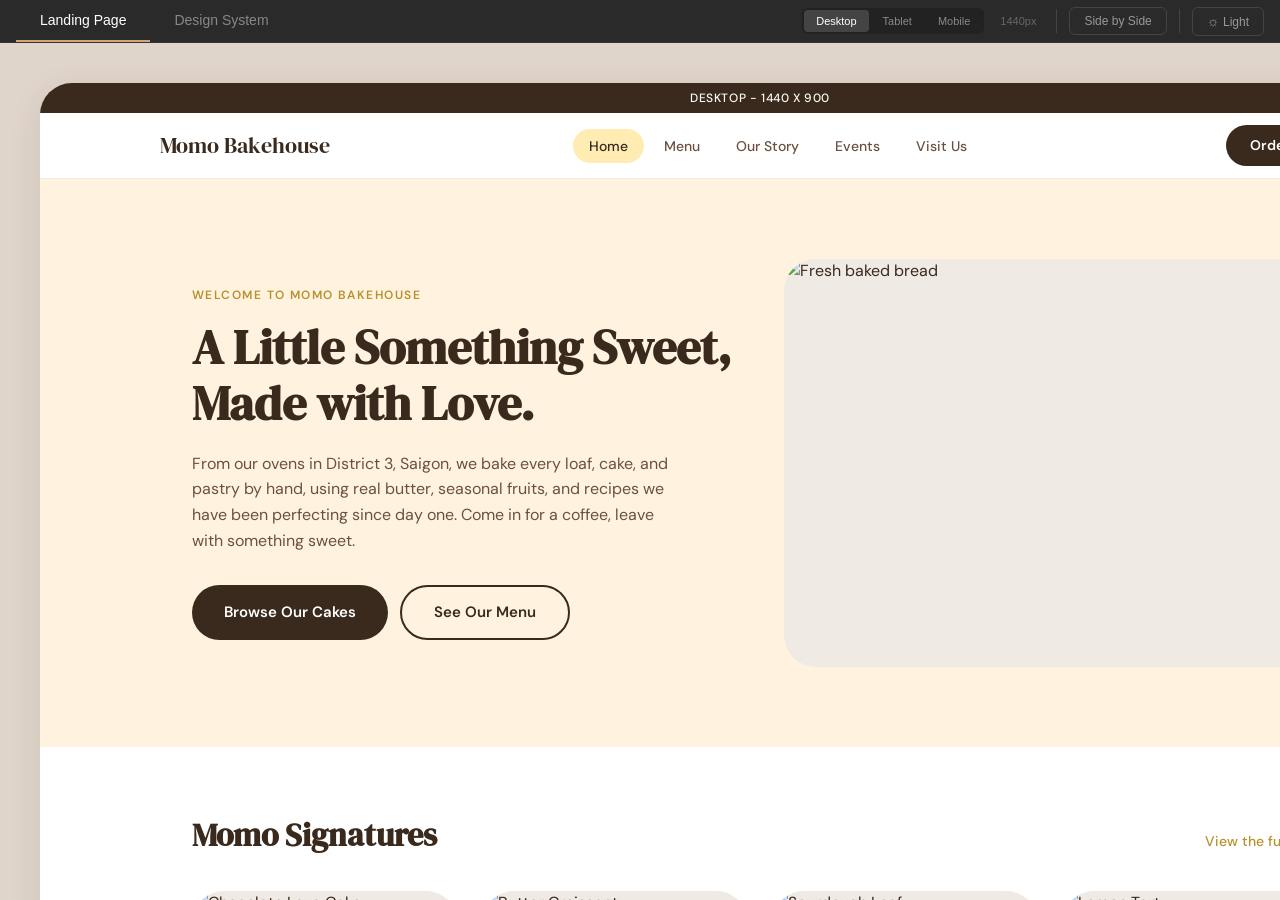
<file: html/review.html>
<!DOCTYPE html>
<html lang="en">
<head>
  <meta charset="UTF-8">
  <meta name="viewport" content="width=device-width, initial-scale=1.0">
  <title>Momo Bakehouse — Review</title>
  <style>
    * { margin: 0; padding: 0; box-sizing: border-box; }
    body {
      font-family: 'DM Sans', Arial, sans-serif;
      background: #1a1a1a;
      color: #fff;
      height: 100vh;
      display: flex;
      flex-direction: column;
    }

    /* ===== Toolbar ===== */
    .toolbar {
      display: flex;
      align-items: center;
      gap: 12px;
      background: #2a2a2a;
      border-bottom: 1px solid #333;
      padding: 0 16px;
      flex-shrink: 0;
    }

    .tab-group {
      display: flex;
      flex: 1;
    }

    .tab {
      padding: 12px 24px;
      font-size: 14px;
      color: #888;
      cursor: pointer;
      border-bottom: 2px solid transparent;
      transition: all 0.2s;
      text-decoration: none;
      user-select: none;
    }
    .tab:hover { color: #ccc; }
    .tab.active {
      color: #fff;
      border-bottom-color: #D4A574;
    }

    .toolbar__controls {
      display: flex;
      align-items: center;
      gap: 8px;
    }

    .toolbar__divider {
      width: 1px;
      height: 24px;
      background: #444;
      margin: 0 4px;
    }

    .ctrl-btn {
      padding: 6px 14px;
      font-size: 12px;
      font-weight: 500;
      color: #999;
      background: transparent;
      border: 1px solid #444;
      border-radius: 6px;
      cursor: pointer;
      transition: all 0.15s;
      white-space: nowrap;
      user-select: none;
    }
    .ctrl-btn:hover {
      color: #fff;
      border-color: #666;
      background: #333;
    }
    .ctrl-btn.active {
      color: #fff;
      border-color: #D4A574;
      background: rgba(212, 165, 116, 0.15);
    }

    .viewport-group {
      display: flex;
      gap: 2px;
      background: #222;
      border-radius: 6px;
      padding: 2px;
    }
    .viewport-btn {
      padding: 5px 12px;
      font-size: 11px;
      font-weight: 500;
      color: #888;
      background: transparent;
      border: none;
      border-radius: 4px;
      cursor: pointer;
      transition: all 0.15s;
      white-space: nowrap;
      user-select: none;
    }
    .viewport-btn:hover { color: #ccc; }
    .viewport-btn.active {
      color: #fff;
      background: #444;
    }

    .viewport-label {
      font-size: 11px;
      color: #666;
      padding: 0 8px;
      white-space: nowrap;
    }

    /* ===== Content Area ===== */
    .tab-content {
      flex: 1;
      overflow: hidden;
      display: flex;
    }

    .tab-panel {
      display: none;
      width: 100%;
      height: 100%;
    }
    .tab-panel.active {
      display: flex;
    }

    /* Single iframe mode */
    .tab-panel.mode-single iframe {
      width: 100%;
      height: 100%;
      border: none;
      transition: max-width 0.3s ease;
    }
    .tab-panel.mode-single {
      justify-content: center;
      background: #111;
    }
    .tab-panel.mode-single iframe.viewport-tablet {
      max-width: 768px;
    }
    .tab-panel.mode-single iframe.viewport-mobile {
      max-width: 375px;
    }

    /* Side-by-side mode */
    .tab-panel.mode-split {
      gap: 0;
    }
    .tab-panel.mode-split iframe {
      height: 100%;
      border: none;
      flex: 1;
      min-width: 0;
    }
    .tab-panel.mode-split iframe + iframe {
      border-left: 2px solid #333;
    }

    /* Split panels container */
    .split-view {
      display: none;
      width: 100%;
      height: 100%;
    }
    .split-view.active {
      display: flex;
    }
    .split-view iframe {
      flex: 1;
      height: 100%;
      border: none;
      min-width: 0;
    }
    .split-view iframe + iframe {
      border-left: 2px solid #333;
    }
    .split-view .split-label {
      position: absolute;
      top: 8px;
      background: rgba(0,0,0,0.7);
      color: #aaa;
      font-size: 11px;
      padding: 3px 10px;
      border-radius: 4px;
      pointer-events: none;
      z-index: 10;
    }
    .split-pane {
      flex: 1;
      position: relative;
      min-width: 0;
    }
    .split-pane iframe {
      width: 100%;
      flex: none;
    }
    .split-pane + .split-pane {
      border-left: 2px solid #333;
    }
    .split-pane .split-label {
      left: 50%;
      transform: translateX(-50%);
    }

    /* Theme toggle indicator */
    .theme-indicator {
      font-size: 14px;
      line-height: 1;
    }
  </style>
</head>
<body>
  <div class="toolbar">
    <div class="tab-group">
      <a class="tab active" data-tab="landing" href="#">Landing Page</a>
      <a class="tab" data-tab="design-system" href="#">Design System</a>
    </div>

    <div class="toolbar__controls">
      <!-- Viewport switcher -->
      <div class="viewport-group">
        <button class="viewport-btn active" data-viewport="desktop" title="Desktop 1440px">Desktop</button>
        <button class="viewport-btn" data-viewport="tablet" title="Tablet 768px">Tablet</button>
        <button class="viewport-btn" data-viewport="mobile" title="Mobile 375px">Mobile</button>
      </div>
      <span class="viewport-label">1440px</span>

      <div class="toolbar__divider"></div>

      <!-- Side-by-side -->
      <button class="ctrl-btn" id="splitToggle">Side by Side</button>

      <div class="toolbar__divider"></div>

      <!-- Dark/Light mode -->
      <button class="ctrl-btn" id="themeToggle"><span class="theme-indicator">&#9788;</span> Light</button>
    </div>
  </div>

  <div class="tab-content">
    <!-- Single tab panels -->
    <div class="tab-panel mode-single active" id="landing">
      <iframe src="landing.html" loading="lazy"></iframe>
    </div>
    <div class="tab-panel mode-single" id="design-system">
      <iframe src="design-system.html" loading="lazy"></iframe>
    </div>

    <!-- Split view -->
    <div class="split-view" id="splitView">
      <div class="split-pane">
        <span class="split-label">Landing Page</span>
        <iframe src="landing.html" loading="lazy"></iframe>
      </div>
      <div class="split-pane">
        <span class="split-label">Design System</span>
        <iframe src="design-system.html" loading="lazy"></iframe>
      </div>
    </div>
  </div>

  <script>
    const tabs = document.querySelectorAll('.tab');
    const panels = document.querySelectorAll('.tab-panel');
    const splitView = document.getElementById('splitView');
    const splitToggle = document.getElementById('splitToggle');
    const themeToggle = document.getElementById('themeToggle');
    const viewportBtns = document.querySelectorAll('.viewport-btn');
    const viewportLabel = document.querySelector('.viewport-label');
    let isSplit = false;
    let isDark = true;

    const viewportWidths = { desktop: '1440px', tablet: '768px', mobile: '375px' };

    // Tab switching
    tabs.forEach(tab => {
      tab.addEventListener('click', e => {
        e.preventDefault();
        if (isSplit) return; // tabs disabled in split mode
        tabs.forEach(t => t.classList.remove('active'));
        panels.forEach(p => p.classList.remove('active'));
        tab.classList.add('active');
        document.getElementById(tab.dataset.tab).classList.add('active');
      });
    });

    // Viewport switching
    viewportBtns.forEach(btn => {
      btn.addEventListener('click', () => {
        viewportBtns.forEach(b => b.classList.remove('active'));
        btn.classList.add('active');
        const vp = btn.dataset.viewport;
        viewportLabel.textContent = viewportWidths[vp];

        // Apply to all visible iframes
        document.querySelectorAll('.tab-panel.mode-single iframe').forEach(iframe => {
          iframe.classList.remove('viewport-tablet', 'viewport-mobile');
          if (vp === 'tablet') iframe.classList.add('viewport-tablet');
          if (vp === 'mobile') iframe.classList.add('viewport-mobile');
        });
      });
    });

    // Split toggle
    splitToggle.addEventListener('click', () => {
      isSplit = !isSplit;
      splitToggle.classList.toggle('active', isSplit);

      if (isSplit) {
        panels.forEach(p => p.classList.remove('active'));
        splitView.classList.add('active');
        tabs.forEach(t => { t.style.opacity = '0.4'; t.style.pointerEvents = 'none'; });
      } else {
        splitView.classList.remove('active');
        // Restore active tab
        const activeTab = document.querySelector('.tab.active') || tabs[0];
        document.getElementById(activeTab.dataset.tab).classList.add('active');
        tabs.forEach(t => { t.style.opacity = ''; t.style.pointerEvents = ''; });
      }
    });

    // Theme toggle
    themeToggle.addEventListener('click', () => {
      isDark = !isDark;
      if (isDark) {
        document.body.style.background = '#1a1a1a';
        document.querySelector('.toolbar').style.background = '#2a2a2a';
        themeToggle.innerHTML = '<span class="theme-indicator">&#9788;</span> Light';
      } else {
        document.body.style.background = '#f0f0f0';
        document.querySelector('.toolbar').style.background = '#e8e8e8';
        document.querySelector('.toolbar').style.borderBottomColor = '#ccc';
        themeToggle.innerHTML = '<span class="theme-indicator">&#9790;</span> Dark';
      }
    });
  </script>
</body>
</html>
</file>
